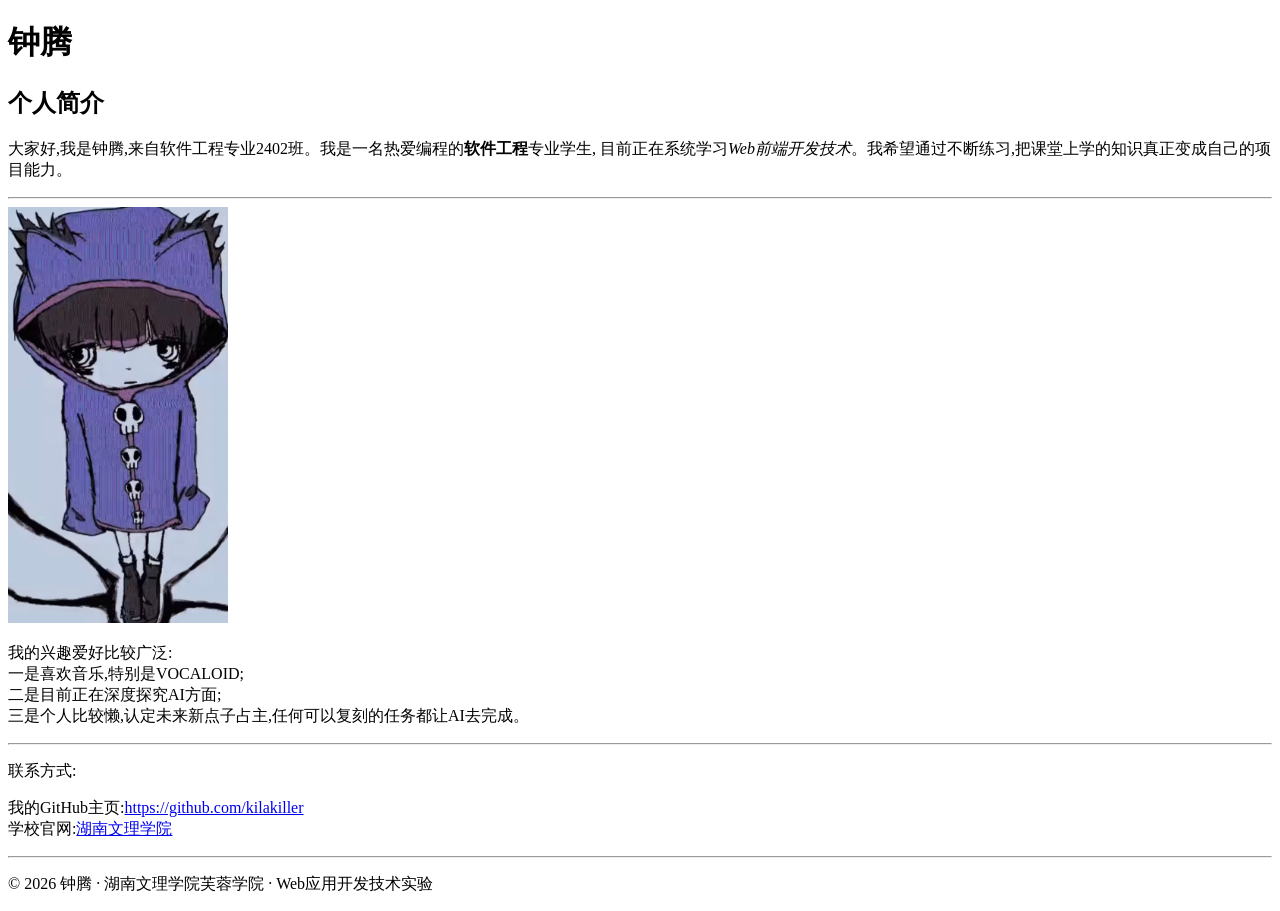
<file: index.html>
<!DOCTYPE html>
<!-- 头部：声明,语言与编码,标题 -->
<html lang="zh-CN">
<head>
    <meta charset="UTF-8">
    <meta name="viewport" content="width=device-width, initial-scale=1.0">
    <title>个人简介</title>
</head>
<body>
    <!-- 头部：主标题与副标题 -->
    <h1>钟腾</h1>
    <h2>个人简介</h2>

    <!-- 正文:基本信息,照片,兴趣爱好,联系方式 -->
    <p>
        大家好,我是钟腾,来自软件工程专业2402班。我是一名热爱编程的<strong>软件工程</strong>专业学生,
        目前正在系统学习<em>Web前端开发技术</em>。我希望通过不断练习,把课堂上学的知识真正变成自己的项目能力。
    </p>

    <hr>

    <img src="./images/photo.png" alt="钟腾的个人照片" width="220">

    <p>
        我的兴趣爱好比较广泛:<br>
        一是喜欢音乐,特别是VOCALOID;<br>
        二是目前正在深度探究AI方面;<br>
        三是个人比较懒,认定未来新点子占主,任何可以复刻的任务都让AI去完成。
    </p>

    <hr>

    <p>联系方式:</p>
    <p>
        我的GitHub主页:<a href="https://github.com/kilakiller" target="_blank">https://github.com/kilakiller</a><br>
        学校官网:<a href="https://www.huas.edu.cn/">湖南文理学院</a>
    </p>

    <!-- 底部:版权与说明 -->
    <hr>
    <p>&copy; 2026 钟腾 &middot; 湖南文理学院芙蓉学院 &middot; Web应用开发技术实验</p>
</body>
</html>
</file>
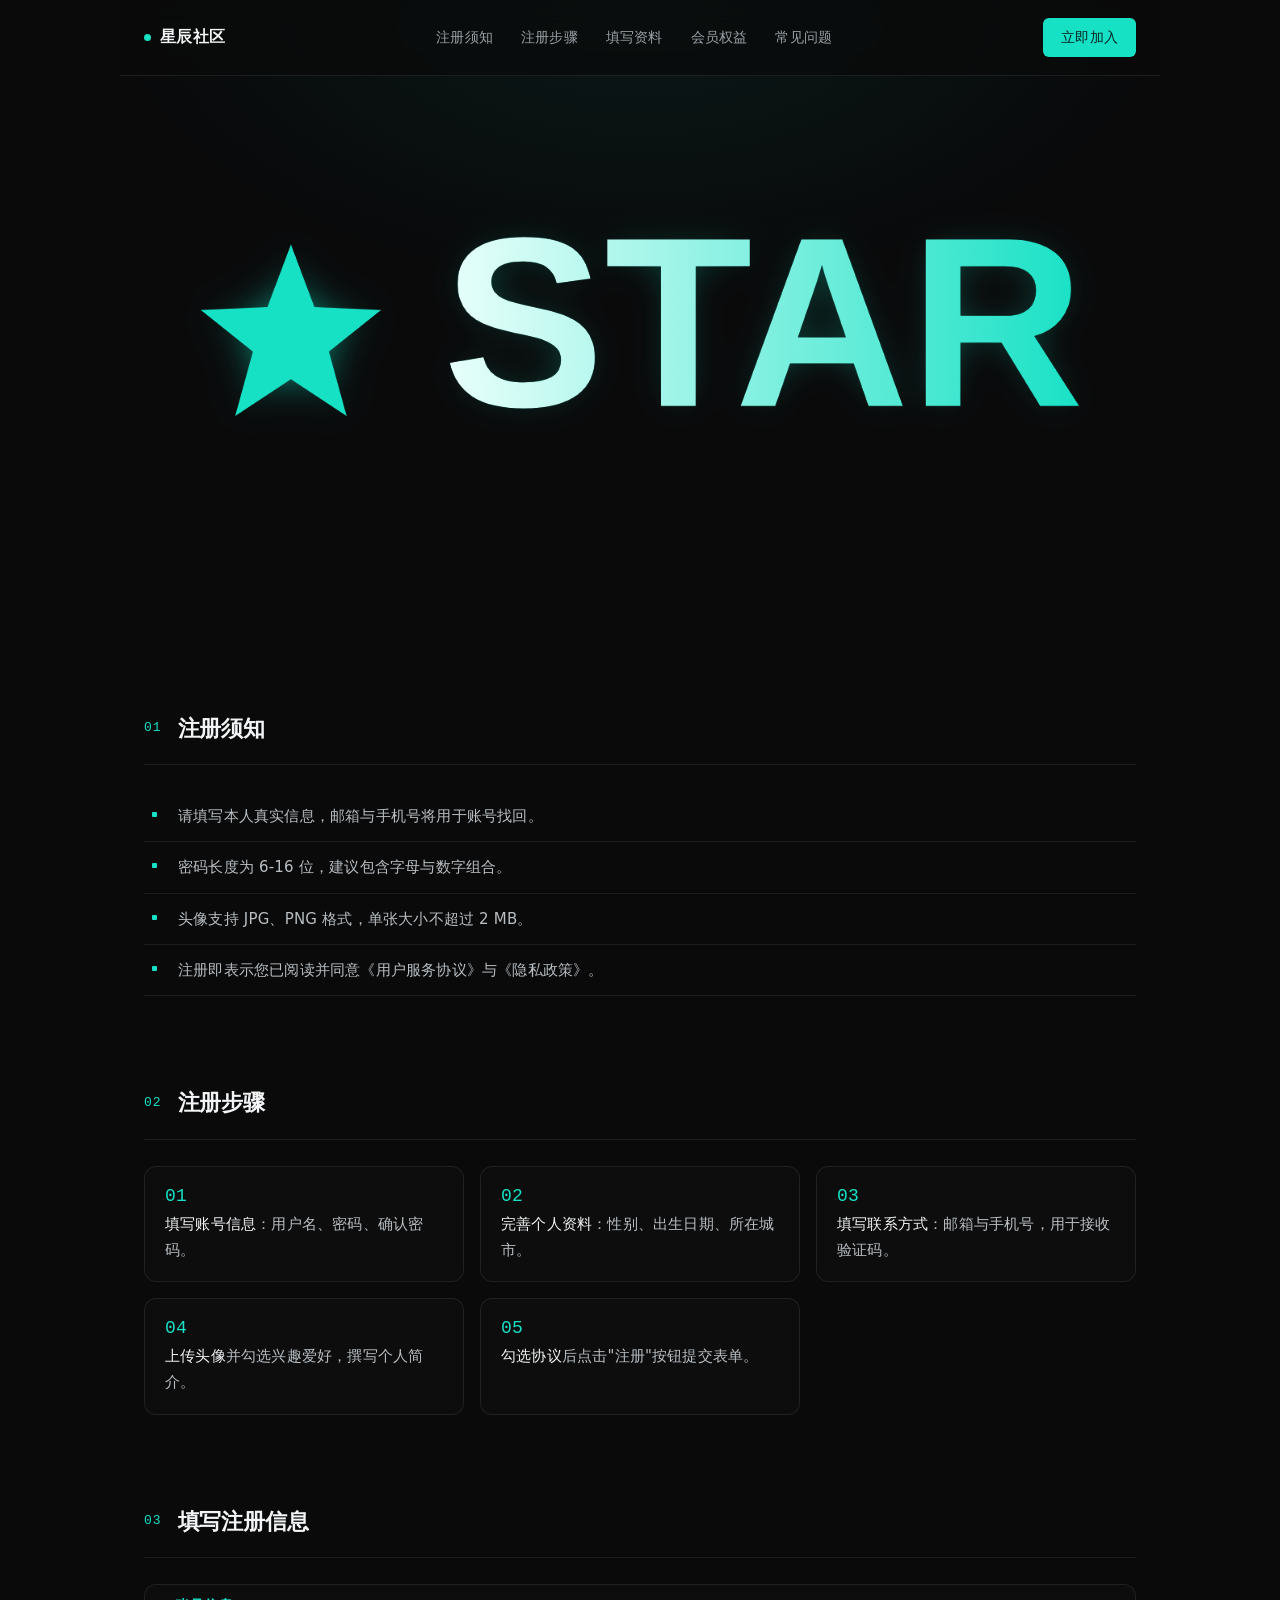
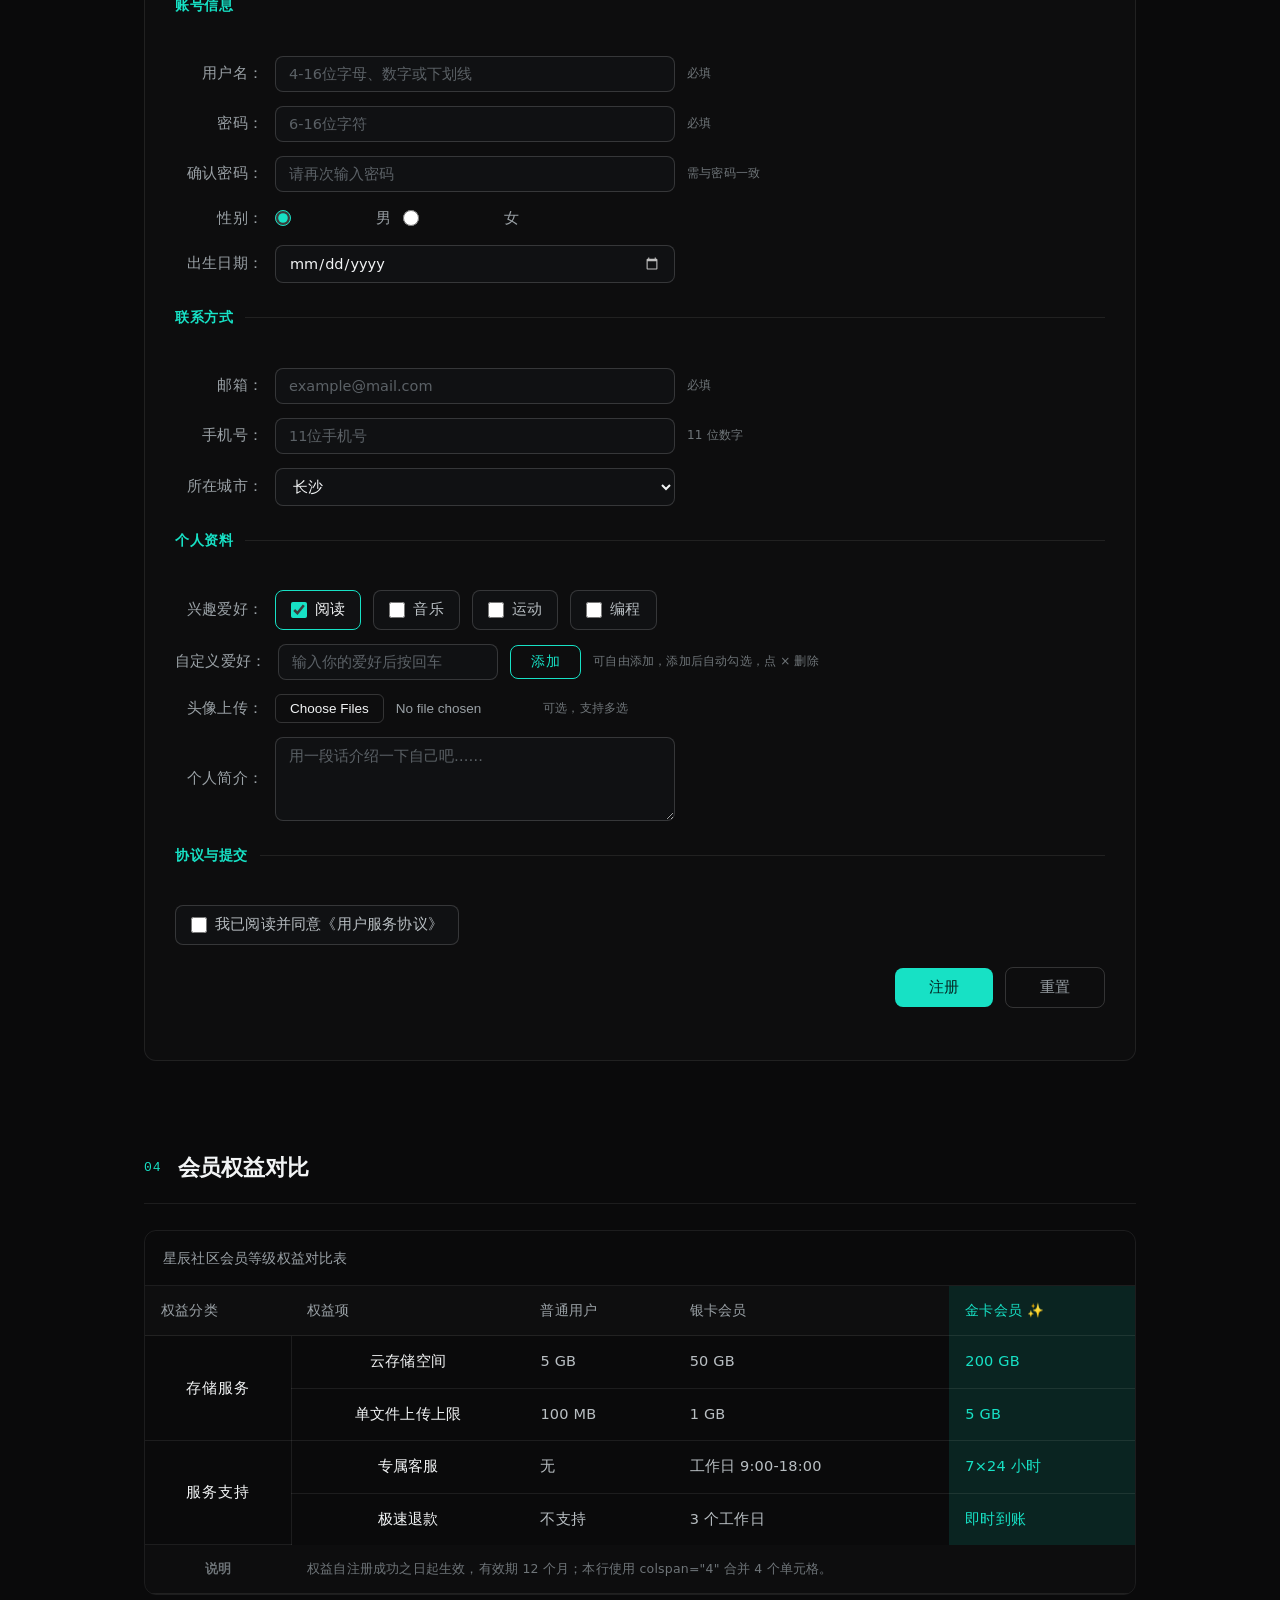
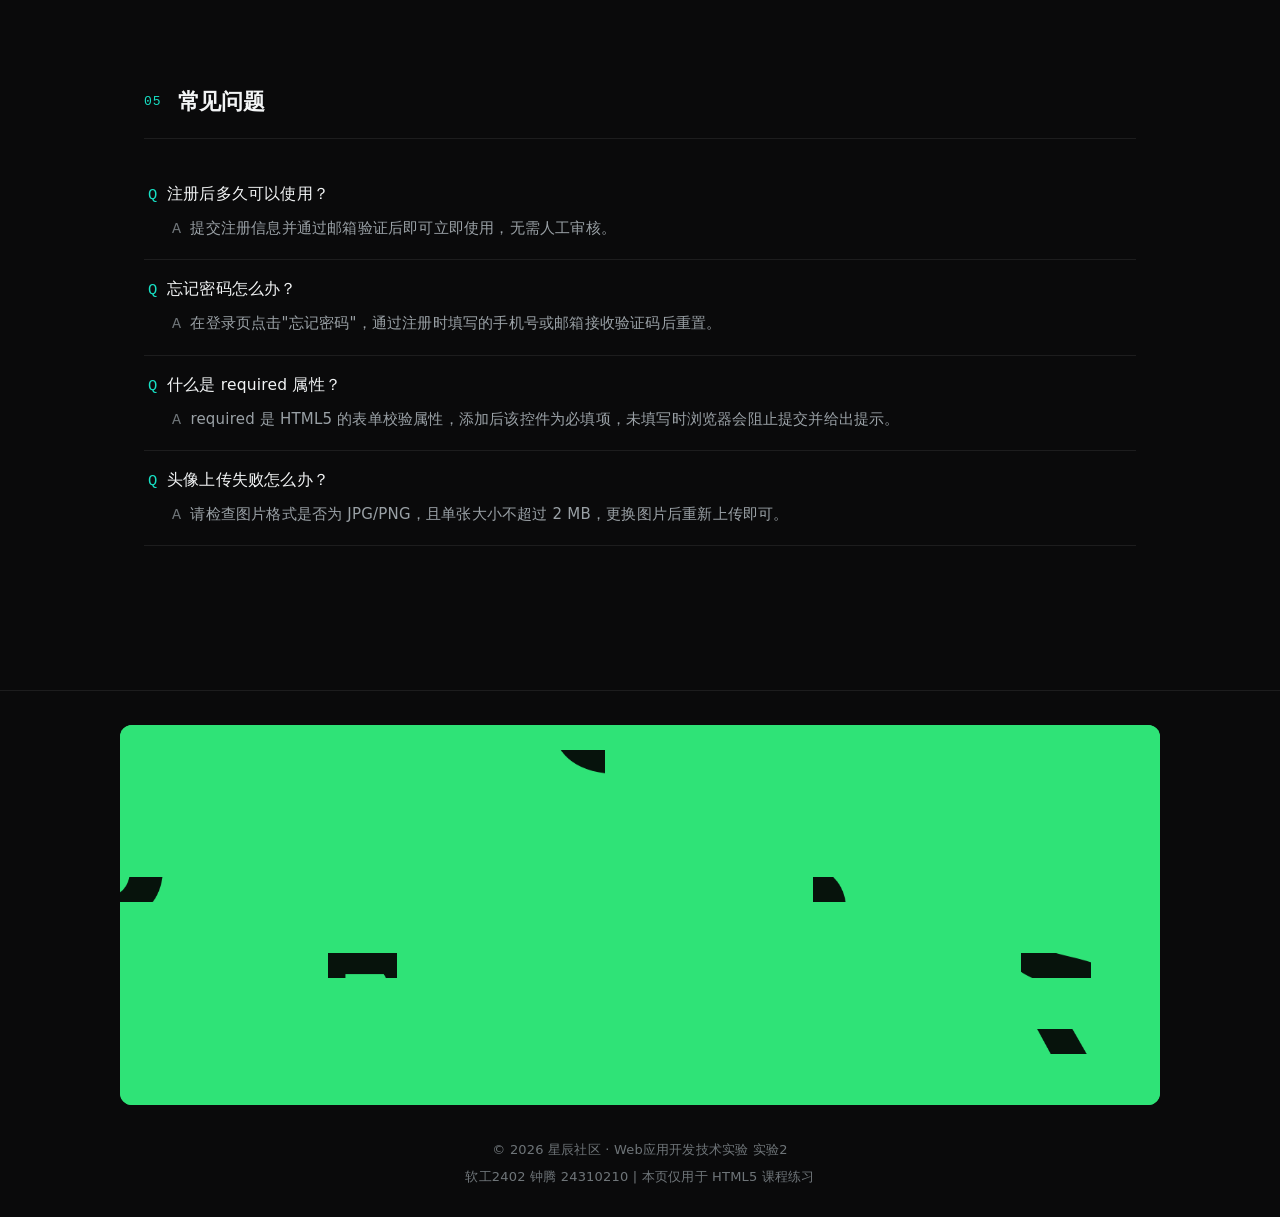
<file: 实验2-注册表单/index.html>
<!DOCTYPE html>
<html lang="zh-CN">
<head>
  <meta charset="UTF-8">
  <meta name="viewport" content="width=device-width, initial-scale=1.0">
  <title>星辰社区 · 加入 AI 创作者平台</title>
  <meta name="description" content="星辰社区注册页面 —— HTML5 列表、表格、表单三大模块综合应用">
  <link rel="stylesheet" href="style.css">
</head>
<body>
  <!-- （1）页面整体结构：全部使用语义化标签 -->
  <header class="hero">
    <nav class="topbar">
      <span class="logo">星辰社区</span>
      <ul class="nav-links">
        <li><a href="#notice">注册须知</a></li>
        <li><a href="#steps">注册步骤</a></li>
        <li><a href="#register">填写资料</a></li>
        <li><a href="#rights">会员权益</a></li>
        <li><a href="#faq">常见问题</a></li>
      </ul>
      <a class="nav-cta" href="#register">立即加入</a>
    </nav>

    <!-- 页头：放大的 STAR 标志 + WebGL 网格扭曲，鼠标划过产生水波形变 -->
    <div class="hero-stage" id="hero-stage">
      <canvas id="hero-gd" role="img" aria-label="STAR 标志"></canvas>
    </div>
  </header>

  <main>
    <!-- （4）列表一：无序列表 ul —— 注册须知 -->
    <section id="notice">
      <h2><small>01</small>注册须知</h2>
      <ul class="glass-list">
        <li>请填写本人真实信息，邮箱与手机号将用于账号找回。</li>
        <li>密码长度为 6-16 位，建议包含字母与数字组合。</li>
        <li>头像支持 JPG、PNG 格式，单张大小不超过 2 MB。</li>
        <li>注册即表示您已阅读并同意《用户服务协议》与《隐私政策》。</li>
      </ul>
    </section>

    <!-- （4）列表二：有序列表 ol —— 注册步骤 -->
    <section id="steps">
      <h2><small>02</small>注册步骤</h2>
      <ol class="glass-steps">
        <li><strong>填写账号信息</strong>：用户名、密码、确认密码。</li>
        <li><strong>完善个人资料</strong>：性别、出生日期、所在城市。</li>
        <li><strong>填写联系方式</strong>：邮箱与手机号，用于接收验证码。</li>
        <li><strong>上传头像</strong>并勾选兴趣爱好，撰写个人简介。</li>
        <li><strong>勾选协议</strong>后点击"注册"按钮提交表单。</li>
      </ol>
    </section>

    <!-- （2）注册表单：核心部分 -->
    <section id="register">
      <h2><small>03</small>填写注册信息</h2>
      <form id="register-form" class="glass-card" action="#" method="post" enctype="multipart/form-data">
        <fieldset>
          <legend>账号信息</legend>

          <p>
            <label for="username">用户名：</label>
            <input type="text" id="username" name="username" placeholder="4-16位字母、数字或下划线" required>
            <span class="tip">必填</span>
          </p>

          <p>
            <label for="password">密码：</label>
            <input type="password" id="password" name="password" placeholder="6-16位字符" required>
            <span class="tip">必填</span>
          </p>

          <p>
            <label for="confirm-password">确认密码：</label>
            <input type="password" id="confirm-password" name="confirmPassword" placeholder="请再次输入密码" required>
            <span class="tip">需与密码一致</span>
          </p>

          <!-- 单选框 + label 的 for+id 用法 -->
          <p>
            <span class="field-label">性别：</span>
            <input type="radio" id="male" name="gender" value="male" checked>
            <label for="male">男</label>
            <input type="radio" id="female" name="gender" value="female">
            <label for="female">女</label>
          </p>

          <p>
            <label for="birthday">出生日期：</label>
            <input type="date" id="birthday" name="birthday">
          </p>
        </fieldset>

        <fieldset>
          <legend>联系方式</legend>

          <p>
            <label for="email">邮箱：</label>
            <input type="email" id="email" name="email" placeholder="example@mail.com" required>
            <span class="tip">必填</span>
          </p>

          <p>
            <label for="phone">手机号：</label>
            <input type="tel" id="phone" name="phone" placeholder="11位手机号" pattern="[0-9]{11}" required>
            <span class="tip">11 位数字</span>
          </p>

          <p>
            <label for="city">所在城市：</label>
            <select id="city" name="city">
              <option value="changsha" selected>长沙</option>
              <option value="beijing">北京</option>
              <option value="shanghai">上海</option>
              <option value="shenzhen">深圳</option>
              <option value="hangzhou">杭州</option>
            </select>
          </p>
        </fieldset>

        <fieldset>
          <legend>个人资料</legend>

          <!-- 复选框 + label 的包裹式用法；自定义爱好的复选框由 JS 动态生成，name 同为 hobby -->
          <p id="hobby-list">
            <span class="field-label">兴趣爱好：</span>
            <label class="chip"><input type="checkbox" name="hobby" value="reading" checked> 阅读</label>
            <label class="chip"><input type="checkbox" name="hobby" value="music"> 音乐</label>
            <label class="chip"><input type="checkbox" name="hobby" value="sports"> 运动</label>
            <label class="chip"><input type="checkbox" name="hobby" value="coding"> 编程</label>
          </p>

          <!-- 自定义兴趣爱好：label 的 for+id 用法 -->
          <!-- 该输入框不设 name，因此不会进入 FormData，仅用于生成上面的复选框 -->
          <p class="hobby-custom">
            <label for="hobby-input">自定义爱好：</label>
            <input type="text" id="hobby-input" maxlength="12" placeholder="输入你的爱好后按回车">
            <button type="button" id="hobby-add">添加</button>
            <span class="tip" id="hobby-tip">可自由添加，添加后自动勾选，点 × 删除</span>
          </p>

          <p>
            <label for="avatar">头像上传：</label>
            <input type="file" id="avatar" name="avatar" accept="image/*" multiple>
            <span class="tip">可选，支持多选</span>
          </p>

          <p>
            <label for="bio">个人简介：</label>
            <textarea id="bio" name="bio" rows="4" cols="50" placeholder="用一段话介绍一下自己吧……"></textarea>
          </p>
        </fieldset>

        <fieldset>
          <legend>协议与提交</legend>
          <p>
            <label class="chip"><input type="checkbox" id="agree" name="agree" value="yes" required> 我已阅读并同意《用户服务协议》</label>
          </p>
          <p class="buttons">
            <button type="submit">注册</button>
            <button type="reset">重置</button>
          </p>
        </fieldset>

        <!-- 提交结果回显区：便于在页面中直观查看收集到的数据 -->
        <output id="result" for="register-form"></output>
      </form>
    </section>

    <!-- （3）表格：会员权益对比，含 thead/tbody/tfoot、th、rowspan 与 colspan -->
    <section id="rights">
      <h2><small>04</small>会员权益对比</h2>
      <div class="table-wrap">
        <table>
          <caption>星辰社区会员等级权益对比表</caption>
          <thead>
            <tr>
              <th scope="col">权益分类</th>
              <th scope="col">权益项</th>
              <th scope="col">普通用户</th>
              <th scope="col">银卡会员</th>
              <th scope="col" class="hl">金卡会员 ✨</th>
            </tr>
          </thead>
          <tbody>
            <tr>
              <th scope="rowgroup" rowspan="2">存储服务</th>
              <th scope="row">云存储空间</th>
              <td>5 GB</td>
              <td>50 GB</td>
              <td class="hl">200 GB</td>
            </tr>
            <tr>
              <th scope="row">单文件上传上限</th>
              <td>100 MB</td>
              <td>1 GB</td>
              <td class="hl">5 GB</td>
            </tr>
            <tr>
              <th scope="rowgroup" rowspan="2">服务支持</th>
              <th scope="row">专属客服</th>
              <td>无</td>
              <td>工作日 9:00-18:00</td>
              <td class="hl">7×24 小时</td>
            </tr>
            <tr>
              <th scope="row">极速退款</th>
              <td>不支持</td>
              <td>3 个工作日</td>
              <td class="hl">即时到账</td>
            </tr>
          </tbody>
          <tfoot>
            <tr>
              <th scope="row">说明</th>
              <td colspan="4">权益自注册成功之日起生效，有效期 12 个月；本行使用 colspan="4" 合并 4 个单元格。</td>
            </tr>
          </tfoot>
        </table>
      </div>
    </section>

    <!-- （4）列表三：定义列表 dl —— 常见问题 -->
    <section id="faq">
      <h2><small>05</small>常见问题</h2>
      <dl class="glass-faq">
        <dt>注册后多久可以使用？</dt>
        <dd>提交注册信息并通过邮箱验证后即可立即使用，无需人工审核。</dd>
        <dt>忘记密码怎么办？</dt>
        <dd>在登录页点击"忘记密码"，通过注册时填写的手机号或邮箱接收验证码后重置。</dd>
        <dt>什么是 required 属性？</dt>
        <dd>required 是 HTML5 的表单校验属性，添加后该控件为必填项，未填写时浏览器会阻止提交并给出提示。</dd>
        <dt>头像上传失败怎么办？</dt>
        <dd>请检查图片格式是否为 JPG/PNG，且单张大小不超过 2 MB，更换图片后重新上传即可。</dd>
      </dl>
    </section>
  </main>

  <footer>
    <!-- 尾页：Trae 官网同款实现 —— 巨型 STAR 字标 + 亮绿底直接绘成一张 WebGL 纹理，
         整个舞台由同一个片元着色器渲染，鼠标拖动的就是字母本身的像素（UV 位移） -->
    <div class="foot-stage" id="foot-stage">
      <canvas id="foot-gd" role="img" aria-label="STAR"></canvas>
    </div>
    <p>&copy; 2026 星辰社区 · Web应用开发技术实验 实验2</p>
    <p>软工2402 钟腾 24310210 | 本页仅用于 HTML5 课程练习</p>
  </footer>

  <script>
    // （5）表单数据收集与验证：监听 submit 事件，在 Console 中打印收集到的数据
    var form = document.getElementById("register-form");
    var result = document.getElementById("result");

    form.addEventListener("submit", function (event) {
      // 阻止表单默认跳转，便于在本页查看提交结果
      event.preventDefault();

      var pwd = document.getElementById("password").value;
      var confirmPwd = document.getElementById("confirm-password").value;
      if (pwd !== confirmPwd) {
        alert("两次输入的密码不一致，请重新输入！");
        document.getElementById("confirm-password").focus();
        return;
      }

      var formData = new FormData(form);
      var data = {};
      formData.forEach(function (value, key) {
        // 复选框可能存在多个同名值，合并为数组
        if (key === "hobby") {
          if (data[key]) {
            data[key].push(value);
          } else {
            data[key] = [value];
          }
        } else {
          data[key] = value;
        }
      });

      // 处理文件上传控件（可能包含多个文件）
      var avatarFiles = formData.getAll("avatar").filter(function (file) {
        return file && file.name;
      });
      if (avatarFiles.length > 0) {
        data.avatar = avatarFiles.map(function (file) {
          return file.name;
        });
      }

      // 在 Console 面板中输出收集到的数据
      console.log("===== 表单提交数据 =====");
      console.log(data);
      console.table(data);
      console.log("用户名：" + data.username + "，手机号：" + data.phone);

      // 同时把数据回显到页面上，方便查看与截图
      result.innerHTML = "<h3>注册成功，已收集到的数据如下：</h3><pre>" +
        JSON.stringify(data, null, 2) +
        "</pre><p>请按 F12 打开 DevTools，在 Console 面板中查看同样的输出结果。</p>";
      result.classList.add("show");
    });

    // 自定义兴趣爱好：动态生成 name="hobby" 的复选框，与预设选项一起被 FormData 收集
    var hobbyList = document.getElementById("hobby-list");
    var hobbyInput = document.getElementById("hobby-input");
    var hobbyTip = document.getElementById("hobby-tip");

    function showTip(msg, isWarn) {
      hobbyTip.textContent = msg;
      hobbyTip.style.color = isWarn ? "var(--cyan)" : "";
      clearTimeout(showTip.timer);
      showTip.timer = setTimeout(function () {
        hobbyTip.textContent = "可自由添加，添加后自动勾选，点 × 删除";
        hobbyTip.style.color = "";
      }, 2500);
    }

    function addCustomHobby(rawText) {
      var value = (rawText || "").trim().replace(/\s+/g, " ");
      if (!value) {
        showTip("请先输入爱好名称", true);
        return;
      }
      // 去重：已存在同名选项则直接勾选，并闪烁提示
      var existed = hobbyList.querySelectorAll('input[name="hobby"]');
      for (var i = 0; i < existed.length; i++) {
        if (existed[i].value === value) {
          existed[i].checked = true;
          var host = existed[i].parentNode;
          host.classList.remove("flash");
          void host.offsetWidth; // 强制重排，使动画可重复触发
          host.classList.add("flash");
          showTip("已有「" + value + "」，已为你勾选", true);
          return;
        }
      }
      // 生成新的复选框（label 包裹式写法）
      var label = document.createElement("label");
      label.className = "chip chip-custom";
      var box = document.createElement("input");
      box.type = "checkbox";
      box.name = "hobby";
      box.value = value;
      box.checked = true;
      label.appendChild(box);
      label.appendChild(document.createTextNode(value));
      var del = document.createElement("span");
      del.className = "chip-del";
      del.textContent = "×";
      del.title = "删除该爱好";
      // 阻止冒泡，避免点击删除时被 label 再次切换勾选状态
      del.addEventListener("click", function (event) {
        event.preventDefault();
        event.stopPropagation();
        label.parentNode.removeChild(label);
        showTip("已删除「" + value + "」", true);
      });
      label.appendChild(del);
      hobbyList.appendChild(label);
      showTip("已添加「" + value + "」并自动勾选", false);
    }

    document.getElementById("hobby-add").addEventListener("click", function () {
      addCustomHobby(hobbyInput.value);
      hobbyInput.value = "";
    });

    hobbyInput.addEventListener("keydown", function (event) {
      if (event.key === "Enter") {
        event.preventDefault(); // 回车时添加爱好，而不是提交整个表单
        addCustomHobby(hobbyInput.value);
        hobbyInput.value = "";
      }
    });

    // 重置时清空回显区与用户自定义的爱好
    form.addEventListener("reset", function () {
      result.innerHTML = "";
      result.classList.remove("show");
      // 延时执行，确保在浏览器恢复默认勾选状态之后清理
      setTimeout(function () {
        var customs = hobbyList.querySelectorAll("label.chip-custom");
        for (var i = 0; i < customs.length; i++) {
          customs[i].parentNode.removeChild(customs[i]);
        }
        hobbyInput.value = "";
      }, 0);
      console.log("表单已重置");
    });

    // 视觉增强：滚动进入视口时淡入上浮（纯展示层效果，不影响表单逻辑）
    var observer = new IntersectionObserver(function (entries) {
      entries.forEach(function (entry) {
        if (entry.isIntersecting) {
          entry.target.classList.add("in-view");
          observer.unobserve(entry.target);
        }
      });
    }, { threshold: 0.08 });
    document.querySelectorAll("main section").forEach(function (sec) {
      sec.classList.add("reveal");
      observer.observe(sec);
    });

  </script>

  <!-- （6）视觉升级：WebGL 鼠标动效（零依赖，原生实现）
       页头标志：js/wave-distortion.js —— STAR 字标水波扭曲（径向位移 + 呼吸波纹）
       尾页标志：js/grid-distortion.js —— 1:1 移植自 react-bits 的 GridDistortion（Trae 官网所用组件），
          15×15 偏移网格 + 鼠标速度注入 + relaxation 回弹，参数沿用官方默认值 -->
  <script src="js/wave-distortion.js"></script>
  <script src="js/grid-distortion.js"></script>
  <script>
    (function () {
      // ---------- 页头：巨幅 STAR 字标贴图（透明底，1600x520 与画布等比） ----------
      function buildHeroTexture() {
        var w = 1600, h = 520;
        var c = document.createElement("canvas");
        c.width = w; c.height = h;
        var x = c.getContext("2d");

        // 五角星路径
        function starPath(cx, cy, outer, inner) {
          x.beginPath();
          for (var i = 0; i < 10; i++) {
            var rad = (Math.PI / 5) * i - Math.PI / 2;
            var rr = (i % 2 === 0) ? outer : inner;
            var px = cx + Math.cos(rad) * rr;
            var py = cy + Math.sin(rad) * rr;
            if (i === 0) x.moveTo(px, py); else x.lineTo(px, py);
          }
          x.closePath();
        }

        // 先量字宽，把「星形 + STAR」作为整体水平居中
        x.font = "900 300px 'Segoe UI', 'PingFang SC', 'Helvetica Neue', sans-serif";
        var wordW = x.measureText("STAR").width;
        var starR = 118;               // 星形外接圆半径
        var gap = 70;                  // 星形与字标间距
        var totalW = starR * 2 + gap + wordW;
        var startX = (w - totalW) / 2;
        var cy = h / 2 + 14;

        // 五角星（青色发光）
        starPath(startX + starR, cy, starR, starR * 0.42);
        x.fillStyle = "#17e1c5";
        x.shadowColor = "rgba(23,225,197,0.85)";
        x.shadowBlur = 60;
        x.fill();
        x.shadowBlur = 0;

        // STAR 字标（白到青渐变发光）
        x.textAlign = "left";
        x.textBaseline = "middle";
        var g = x.createLinearGradient(startX + starR * 2 + gap, 0, startX + totalW, 0);
        g.addColorStop(0, "#eafffb");
        g.addColorStop(1, "#17e1c5");
        x.fillStyle = g;
        x.shadowColor = "rgba(23,225,197,0.6)";
        x.shadowBlur = 48;
        x.fillText("STAR", startX + starR * 2 + gap, cy);
        x.shadowBlur = 0;
        return c;
      }

      // ---------- 页头：STAR 字标水波渲染（WebGL 不可用时降级为静态文字）----------
      try {
        if (window.WaveDistortion && document.getElementById("hero-gd")) {
          new WaveDistortion(document.getElementById("hero-gd"), {
            image: buildHeroTexture(),
            strength: 0.16,
            radius: 0.5,
            waveFreq: 12,
            waveAmp: 0.045,
            followEase: 0.12,
            idleCenter: true
          });
        }
      } catch (e) {
        // WebGL 不可用时降级为静态文字标志
        var stage = document.getElementById("hero-stage");
        if (stage) stage.innerHTML = "<b class='hero-fallback'>STAR</b>";
      }

      // ---------- 尾页：Trae 官网 Grid Distortion（1:1 移植）----------
      // 巨型 STAR 字标 + 亮绿底整张画成纹理，由官方同一套算法渲染：
      // 15×15 偏移网格 + 鼠标速度注入 + relaxation 回弹，
      // 字母被切成网格块，随鼠标被推走再弹回。
      function buildFootTexture() {
        var w = 1600, h = 520;
        var c = document.createElement("canvas");
        c.width = w; c.height = h;
        var x = c.getContext("2d");

        // 亮绿底（与 CSS 降级背景一致）
        x.fillStyle = "#2fe377";
        x.fillRect(0, 0, w, h);

        // 巨型近黑 STAR 字标（Trae 尾页版式：粗体、撑满）
        x.font = "900 350px 'Segoe UI', 'PingFang SC', 'Helvetica Neue', sans-serif";
        x.textAlign = "center";
        x.textBaseline = "middle";
        x.fillStyle = "#07130c";
        x.fillText("STAR", w / 2, h / 2 + 24);
        return c;
      }

      try {
        if (window.GridDistortion && document.getElementById("foot-gd")) {
          new GridDistortion(document.getElementById("foot-gd"), {
            image: buildFootTexture(),
            // 与 Trae 官网 react-bits GridDistortion 完全一致的默认参数
            grid: 15,
            mouse: 0.1,
            strength: 0.15,
            relaxation: 0.9,
            pointerEl: document.getElementById("foot-stage")
          });
        }
      } catch (e) {
        // WebGL 不可用时降级为静态绿色背景 + 大字
        var stage = document.getElementById("foot-stage");
        if (stage) stage.innerHTML = "<b class='foot-fallback'>STAR</b>";
      }
    })();
  </script>
</body>
</html>
</file>
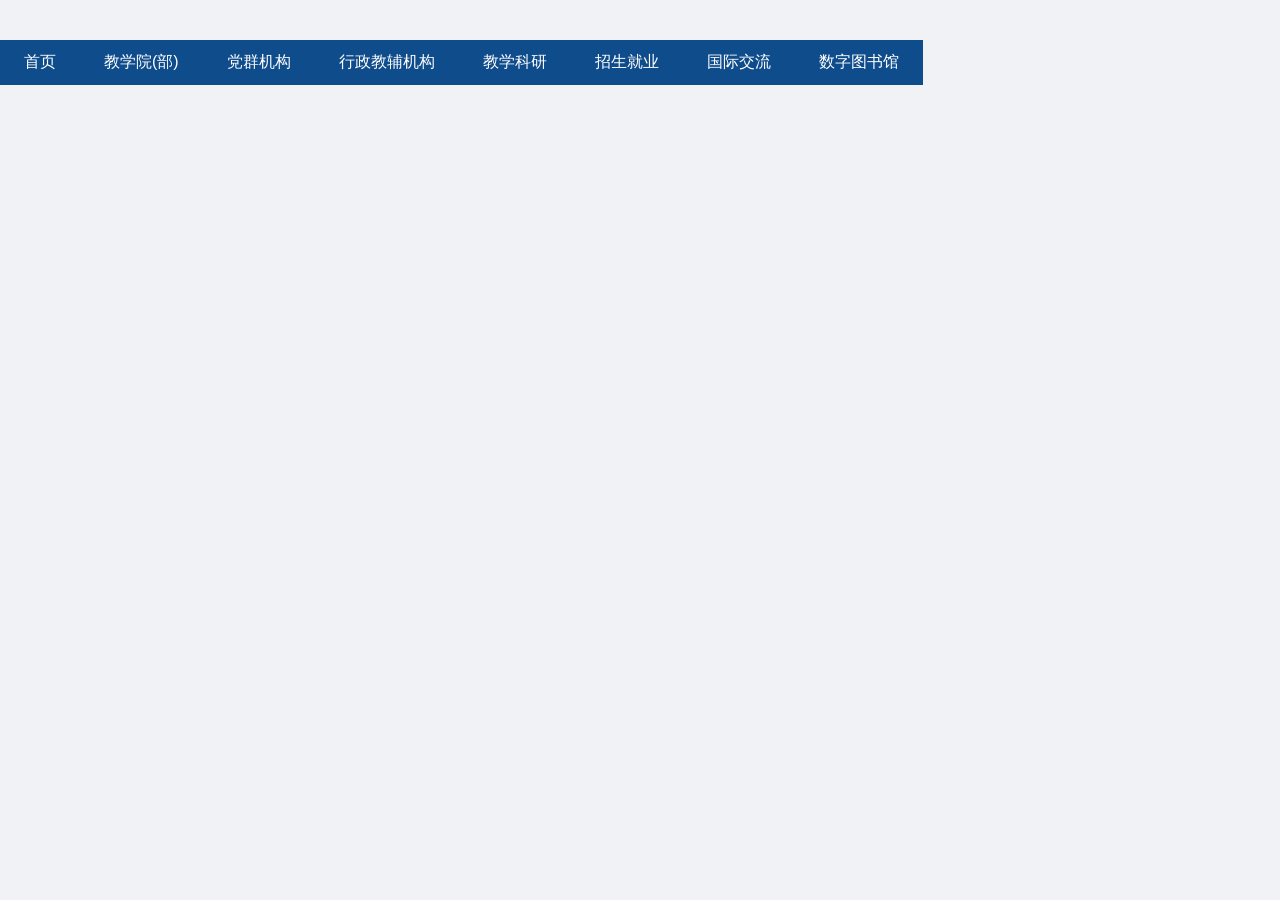
<file: 实验3-导航菜单/一级菜单.html>
<!DOCTYPE html>
<html lang="en">
<head>
    <meta charset="UTF-8">
    <meta name="viewport" content="width=device-width, initial-scale=1.0">
    <title>一级水平导航菜单</title>
    <style>
        /* ========== 全局基础（元素选择器） ========== */
        * {
            margin: 0;
            padding: 0;
        }

        body {
            font-family: "Microsoft YaHei", "SimHei", sans-serif;
            background-color: #f0f2f5;
            padding-top: 40px;
        }

        /* ========== 一级水平导航菜单（表格布局） ========== */
        /* 合并表格边框，消除单元格之间的默认间隙 */
        table {
            border-collapse: collapse;
        }

        /* 每个菜单单元格：深蓝色背景（并集选择器统一设置） */
        table td {
            background-color: #0f4c8c;
        }

        /* 后代选择器：td 中的超链接 */
        table td a {
            display: block;              /* 转为块级元素，撑满整个单元格 */
            padding: 12px 24px;          /* 盒模型：padding 扩大可点击区域 */
            color: #ffffff;
            font-size: 16px;
            text-decoration: none;       /* 去掉下划线 */
            white-space: nowrap;         /* 禁止菜单文字换行 */
        }

        /* :hover 伪类：鼠标悬停时改变背景颜色 */
        table td a:hover {
            background-color: #e60012;
            color: #ffffff;
        }
    </style>
</head>
<body>
    <table align="center">
        <tr>           
            <td><a href="#">首页</a></td>
            <td><a href="#">教学院(部)</a></td>
            <td><a href="#">党群机构</a></td>
            <td><a href="#">行政教辅机构</a></td>
            <td><a href="#">教学科研</a></td>
            <td><a href="#">招生就业</a></td>
            <td><a href="#">国际交流</a></td>
            <td><a href="#">数字图书馆</a></td>
        </tr>
    </table>
    
</body>
</html>
</file>
<file: 实验2-注册表单/style.css>
/* ============================================================
   实验2：用户注册页面样式表（v3）
   设计语言：极简 · 黑 + 青（参考 trae.cn 官网风格）
   规则：单一强调色、大量留白、细边框、克制的动效
   ============================================================ */

/* ---------- 基础重置与全局 ---------- */
* {
  margin: 0;
  padding: 0;
  box-sizing: border-box;
}

:root {
  --bg: #0a0a0b;                 /* 主背景（近黑） */
  --bg-soft: #101113;            /* 次级背景（卡片） */
  --line: rgba(255, 255, 255, 0.08);
  --line-strong: rgba(255, 255, 255, 0.16);
  --text: #f2f4f5;
  --text-dim: #9aa1a6;
  --cyan: #17e1c5;               /* 主强调色：青 */
  --cyan-dim: rgba(23, 225, 197, 0.12);
  --radius: 12px;
  --max: 1040px;
}

html {
  scroll-behavior: smooth;
}

body {
  font-family: "PingFang SC", "Microsoft YaHei", "Segoe UI", system-ui, -apple-system, sans-serif;
  font-size: 15px;
  line-height: 1.75;
  color: var(--text);
  background-color: var(--bg);
  letter-spacing: 0.2px;
  overflow-x: hidden;
}

/* 顶部极轻微的青色光晕（极简：只有一个光源，不用多色渐变） */
body::before {
  content: "";
  position: fixed;
  inset: 0 0 auto 0;
  height: 420px;
  z-index: -1;
  background: radial-gradient(60% 100% at 50% 0%, rgba(23, 225, 197, 0.07) 0%, transparent 70%);
  pointer-events: none;
}

::selection {
  background: rgba(23, 225, 197, 0.28);
  color: #ffffff;
}

::-webkit-scrollbar {
  width: 8px;
}

::-webkit-scrollbar-track {
  background: var(--bg);
}

::-webkit-scrollbar-thumb {
  background: rgba(255, 255, 255, 0.12);
  border-radius: 4px;
}

::-webkit-scrollbar-thumb:hover {
  background: rgba(23, 225, 197, 0.4);
}

/* ============================================================
   顶部导航
   ============================================================ */
nav.topbar {
  position: sticky;
  top: 0;
  z-index: 100;
  display: flex;
  align-items: center;
  justify-content: space-between;
  gap: 24px;
  max-width: var(--max);
  margin: 0 auto;
  padding: 18px 24px;
  background: rgba(10, 10, 11, 0.72);
  backdrop-filter: blur(12px);
  -webkit-backdrop-filter: blur(12px);
  border-bottom: 1px solid var(--line);
}

nav.topbar .logo {
  font-size: 15.5px;
  font-weight: 600;
  color: var(--text);
  letter-spacing: 0.3px;
  white-space: nowrap;
}

/* 品牌标记：一个青色小点，替代花哨图形 */
nav.topbar .logo::before {
  content: "";
  display: inline-block;
  width: 7px;
  height: 7px;
  margin-right: 9px;
  border-radius: 50%;
  background: var(--cyan);
  vertical-align: middle;
}

nav.topbar ul {
  display: flex;
  gap: 28px;
  list-style: none;
  flex-wrap: wrap;
}

nav.topbar ul a {
  color: var(--text-dim);
  text-decoration: none;
  font-size: 14px;
  transition: color 0.2s;
}

nav.topbar ul a:hover {
  color: var(--text);
}

nav.topbar .nav-cta {
  padding: 7px 18px;
  border-radius: 6px;
  font-size: 14px;
  text-decoration: none;
  color: #052623;
  background: var(--cyan);
  font-weight: 500;
  transition: background 0.2s, opacity 0.2s;
  white-space: nowrap;
}

nav.topbar .nav-cta:hover {
  background: #3feccf;
}

/* ============================================================
   页头：放大的 STAR 标志 + WebGL 网格扭曲
   ============================================================ */
header.hero {
  padding: 0 24px 64px;
}

/* 扭曲舞台：巨幅 STAR 字标画布，鼠标划过产生水波形变 */
.hero-stage {
  position: relative;
  max-width: var(--max);
  height: clamp(240px, 34vw, 420px);
  margin: 42px auto 0;
  cursor: crosshair;
}

.hero-stage canvas {
  position: absolute;
  inset: 0;
  width: 100%;
  height: 100%;
  display: block;
}

/* WebGL 不可用时的静态降级标志 */
.hero-fallback {
  position: absolute;
  inset: 0;
  display: flex;
  align-items: center;
  justify-content: center;
  font-size: clamp(72px, 14vw, 160px);
  font-weight: 900;
  font-style: normal;
  letter-spacing: 0.08em;
  background: linear-gradient(100deg, #eafffb 30%, #17e1c5);
  -webkit-background-clip: text;
  background-clip: text;
  color: transparent;
}

/* 渐变强调文字（非 hero 区域兜底用） */
.grad {
  color: var(--cyan);
}

/* ============================================================
   主体布局
   ============================================================ */
main {
  max-width: var(--max);
  margin: 0 auto;
  padding: 20px 24px 40px;
}

section {
  margin-top: 88px;
}

/* 滚动淡入（克制：只做轻微上浮 + 淡入） */
section.reveal {
  opacity: 0;
  transform: translateY(14px);
  transition: opacity 0.6s ease, transform 0.6s ease;
}

section.reveal.in-view {
  opacity: 1;
  transform: none;
}

@media (prefers-reduced-motion: reduce) {
  section.reveal { opacity: 1; transform: none; transition: none; }
}

/* 章节标题：编号 + 短横线 */
section h2 {
  display: flex;
  align-items: center;
  gap: 16px;
  font-size: 22px;
  font-weight: 600;
  letter-spacing: -0.2px;
  margin-bottom: 26px;
  padding-bottom: 16px;
  border-bottom: 1px solid var(--line);
}

section h2 small {
  font-family: "SFMono-Regular", Consolas, monospace;
  font-size: 13px;
  font-weight: 500;
  color: var(--cyan);
  letter-spacing: 1px;
}

/* ============================================================
   列表一：无序列表（注册须知）
   ============================================================ */
ul.glass-list {
  list-style: none;
}

ul.glass-list li {
  position: relative;
  padding: 12px 16px 12px 34px;
  color: #b8bec2;
  border-bottom: 1px solid var(--line);
  transition: color 0.2s;
}

ul.glass-list li:hover {
  color: var(--text);
}

ul.glass-list li::before {
  content: "";
  position: absolute;
  left: 8px;
  top: 21px;
  width: 5px;
  height: 5px;
  border-radius: 1px;
  background: var(--cyan);
}

/* ============================================================
   列表二：有序列表（注册步骤）
   ============================================================ */
ol.glass-steps {
  list-style: none;
  counter-reset: step;
  display: grid;
  grid-template-columns: repeat(auto-fit, minmax(260px, 1fr));
  gap: 16px;
}

ol.glass-steps li {
  counter-increment: step;
  position: relative;
  padding: 44px 20px 18px;
  border: 1px solid var(--line);
  border-radius: var(--radius);
  background: rgba(255, 255, 255, 0.015);
  color: #b8bec2;
  transition: border-color 0.2s, background 0.2s;
}

ol.glass-steps li::before {
  content: "0" counter(step);
  position: absolute;
  top: 14px;
  left: 20px;
  font-family: "SFMono-Regular", Consolas, monospace;
  font-size: 18px;
  color: var(--cyan);
}

ol.glass-steps li:hover {
  border-color: rgba(23, 225, 197, 0.35);
  background: var(--cyan-dim);
}

ol.glass-steps strong {
  color: var(--text);
  font-weight: 500;
}

/* ============================================================
   注册表单
   ============================================================ */
form#register-form {
  padding: 8px 30px 30px;
  border: 1px solid var(--line);
  border-radius: var(--radius);
  background: rgba(255, 255, 255, 0.015);
}

fieldset {
  border: none;
  padding: 24px 0 8px;
}

fieldset + fieldset {
  border-top: 1px solid var(--line);
}

legend {
  padding: 0 12px 0 0;
  font-size: 14px;
  font-weight: 600;
  letter-spacing: 0.5px;
  color: var(--cyan);
}

fieldset p {
  display: flex;
  flex-wrap: wrap;
  align-items: center;
  gap: 12px;
  margin: 14px 0;
}

label,
.field-label {
  min-width: 88px;
  text-align: right;
  color: var(--text-dim);
  font-size: 14.5px;
}

.tip {
  font-size: 12px;
  color: #6f7579;
}

/* 输入控件 */
input[type="text"],
input[type="password"],
input[type="email"],
input[type="tel"],
input[type="date"],
select,
textarea {
  flex: 1;
  min-width: 220px;
  max-width: 400px;
  padding: 9px 13px;
  font-size: 14.5px;
  color: var(--text);
  background: var(--bg-soft);
  border: 1px solid var(--line-strong);
  border-radius: 8px;
  outline: none;
  transition: border-color 0.2s, box-shadow 0.2s;
  font-family: inherit;
}

input::placeholder,
textarea::placeholder {
  color: #5b6166;
}

input:focus,
select:focus,
textarea:focus {
  border-color: var(--cyan);
  box-shadow: 0 0 0 3px rgba(23, 225, 197, 0.14);
}

input[type="date"]::-webkit-calendar-picker-indicator {
  filter: invert(0.75);
  cursor: pointer;
}

select option {
  background: var(--bg-soft);
  color: var(--text);
}

input[type="radio"],
input[type="checkbox"] {
  width: 16px;
  height: 16px;
  accent-color: var(--cyan);
  cursor: pointer;
}

/* 胶囊式 label（兴趣爱好 / 协议） */
label.chip {
  min-width: 0;
  display: inline-flex;
  align-items: center;
  gap: 8px;
  padding: 6px 15px;
  border-radius: 8px;
  border: 1px solid var(--line-strong);
  background: var(--bg-soft);
  color: #b8bec2;
  cursor: pointer;
  transition: border-color 0.2s, color 0.2s;
  text-align: left;
}

label.chip:hover {
  border-color: rgba(23, 225, 197, 0.45);
  color: var(--text);
}

label.chip:has(input:checked) {
  border-color: var(--cyan);
  color: var(--text);
}

/* 自定义兴趣爱好：输入框 + 添加按钮 */
p.hobby-custom {
  flex-wrap: wrap;
}

p.hobby-custom label {
  flex: 0 0 auto;
}

#hobby-input {
  flex: 0 0 auto;
  width: 210px;
}

#hobby-add {
  flex: 0 0 auto;
  width: auto;
  padding: 7px 20px;
  border-radius: 8px;
  border: 1px solid var(--cyan);
  background: transparent;
  color: var(--cyan);
  font-size: 13.5px;
  letter-spacing: 0.5px;
  cursor: pointer;
  transition: background 0.22s ease, color 0.22s ease;
}

#hobby-add:hover {
  background: var(--cyan);
  color: #04211d;
}

/* 动态生成的自定义爱好标签 */
label.chip-custom {
  padding-right: 10px;
  animation: chip-in 0.25s ease;
}

.chip-del {
  display: inline-flex;
  align-items: center;
  justify-content: center;
  width: 17px;
  height: 17px;
  margin-left: 2px;
  border-radius: 50%;
  font-size: 14px;
  line-height: 1;
  color: var(--text-dim);
  transition: background 0.18s ease, color 0.18s ease;
}

.chip-del:hover {
  background: rgba(255, 255, 255, 0.1);
  color: var(--text);
}

@keyframes chip-in {
  from { opacity: 0; transform: translateY(4px) scale(0.96); }
  to   { opacity: 1; transform: none; }
}

@keyframes chip-flash {
  0%, 100% { box-shadow: 0 0 0 0 rgba(23, 225, 197, 0); }
  35%      { box-shadow: 0 0 0 4px rgba(23, 225, 197, 0.28); }
}

label.chip.flash {
  animation: chip-flash 0.6s ease;
}

/* 文件上传 */
input[type="file"] {
  color: var(--text-dim);
  font-size: 13.5px;
}

input[type="file"]::file-selector-button {
  margin-right: 12px;
  padding: 6px 14px;
  border: 1px solid var(--line-strong);
  border-radius: 6px;
  background: transparent;
  color: var(--text);
  cursor: pointer;
  transition: border-color 0.2s, color 0.2s;
  font-family: inherit;
}

input[type="file"]::file-selector-button:hover {
  border-color: var(--cyan);
  color: var(--cyan);
}

/* 按钮 */
p.buttons {
  justify-content: flex-end;
  gap: 12px;
  padding-top: 8px;
}

button {
  padding: 10px 34px;
  font-size: 14.5px;
  font-weight: 500;
  border-radius: 8px;
  border: none;
  cursor: pointer;
  font-family: inherit;
  transition: background 0.2s, transform 0.2s, border-color 0.2s, color 0.2s;
}

button[type="submit"] {
  color: #052623;
  background: var(--cyan);
}

button[type="submit"]:hover {
  background: #3feccf;
  transform: translateY(-1px);
}

button[type="reset"] {
  color: var(--text-dim);
  background: transparent;
  border: 1px solid var(--line-strong);
}

button[type="reset"]:hover {
  color: var(--text);
  border-color: var(--line-strong);
  background: rgba(255, 255, 255, 0.04);
}

/* 提交结果回显区 */
output#result {
  display: none;
  margin-top: 22px;
  padding: 18px 22px;
  border-radius: var(--radius);
  border: 1px solid rgba(23, 225, 197, 0.3);
  background: var(--cyan-dim);
}

output#result.show {
  display: block;
  animation: fadeUp 0.4s ease;
}

@keyframes fadeUp {
  from { opacity: 0; transform: translateY(6px); }
  to   { opacity: 1; transform: none; }
}

output#result h3 {
  font-size: 15px;
  font-weight: 600;
  color: var(--cyan);
  margin-bottom: 10px;
}

output#result pre {
  font-family: "SFMono-Regular", Consolas, monospace;
  font-size: 13px;
  line-height: 1.65;
  color: #cfd4d6;
  background: rgba(0, 0, 0, 0.35);
  border: 1px solid var(--line);
  border-radius: 8px;
  padding: 14px 16px;
  overflow-x: auto;
  margin-bottom: 8px;
}

output#result p {
  color: var(--text-dim);
  font-size: 13px;
}

/* ============================================================
   表格：会员权益对比
   ============================================================ */
.table-wrap {
  border: 1px solid var(--line);
  border-radius: var(--radius);
  overflow: hidden;
}

table {
  width: 100%;
  border-collapse: collapse;
  background: transparent;
  font-size: 14.5px;
}

caption {
  caption-side: top;
  padding: 16px 18px 14px;
  font-size: 13.5px;
  color: var(--text-dim);
  text-align: left;
  border-bottom: 1px solid var(--line);
}

thead th {
  padding: 13px 16px;
  text-align: left;
  font-size: 13.5px;
  font-weight: 500;
  color: var(--text-dim);
  border-bottom: 1px solid var(--line);
  background: rgba(255, 255, 255, 0.02);
}

tbody th,
tbody td,
tfoot th,
tfoot td {
  padding: 13px 16px;
  border-bottom: 1px solid var(--line);
  color: #b8bec2;
}

tbody th {
  color: var(--text);
  font-weight: 500;
}

tbody th[scope="rowgroup"] {
  color: var(--text);
  border-right: 1px solid var(--line);
  letter-spacing: 1px;
}

tbody tr:last-child th,
tbody tr:last-child td {
  border-bottom: none;
}

tbody tr {
  transition: background 0.2s;
}

tbody tr:hover {
  background: rgba(255, 255, 255, 0.03);
}

/* 金卡高亮列 */
td.hl,
th.hl {
  color: var(--cyan);
  background: var(--cyan-dim);
}

tfoot th,
tfoot td {
  font-size: 12.5px;
  color: #6f7579;
  background: rgba(255, 255, 255, 0.015);
}

/* ============================================================
   定义列表：常见问题
   ============================================================ */
dl.glass-faq dt {
  padding: 16px 4px 4px;
  font-size: 15.5px;
  font-weight: 500;
  color: var(--text);
}

dl.glass-faq dt::before {
  content: "Q ";
  font-family: "SFMono-Regular", Consolas, monospace;
  font-weight: 500;
  color: var(--cyan);
}

dl.glass-faq dd {
  padding: 2px 4px 16px 28px;
  color: var(--text-dim);
  border-bottom: 1px solid var(--line);
}

dl.glass-faq dd::before {
  content: "A ";
  font-family: "SFMono-Regular", Consolas, monospace;
  color: #6f7579;
}

/* ============================================================
   页脚
   ============================================================ */
footer {
  margin-top: 104px;
  padding: 34px 24px 40px;
  text-align: center;
  color: #6f7579;
  font-size: 13px;
  border-top: 1px solid var(--line);
}

footer p + p {
  margin-top: 4px;
}

/* ---------- 尾页：Trae 官网风格 —— 亮绿像素场 + 巨型 STAR 字标 ---------- */
footer .foot-stage {
  position: relative;
  height: clamp(220px, 30vw, 380px);
  max-width: var(--max);
  margin: 0 auto 34px;
  border-radius: var(--radius);
  overflow: hidden;
  /* Trae 同款亮绿底（WebGL 不可用时即为静态降级背景） */
  background: #2fe377;
}

footer .foot-stage canvas {
  position: absolute;
  inset: 0;
  width: 100%;
  height: 100%;
  display: block;
}

/* WebGL 不可用时的静态降级：纯绿底 + 大字 */
footer .foot-fallback {
  position: absolute;
  inset: 0;
  display: flex;
  align-items: center;
  justify-content: center;
  font-size: clamp(120px, 23vw, 300px);
  font-weight: 900;
  font-style: normal;
  line-height: 1;
  letter-spacing: 0.01em;
  color: #07130c;
  user-select: none;
}

/* ============================================================
   响应式
   ============================================================ */
@media (max-width: 720px) {
  nav.topbar {
    flex-wrap: wrap;
    justify-content: center;
    gap: 12px;
  }
  footer .foot-stage {
    height: 200px;
    border-radius: 0;
  }
  footer .foot-fallback {
    font-size: 26vw;
  }
  label,
  .field-label {
    min-width: 100%;
    text-align: left;
  }
  p.buttons {
    justify-content: flex-start;
  }
}
</file>
